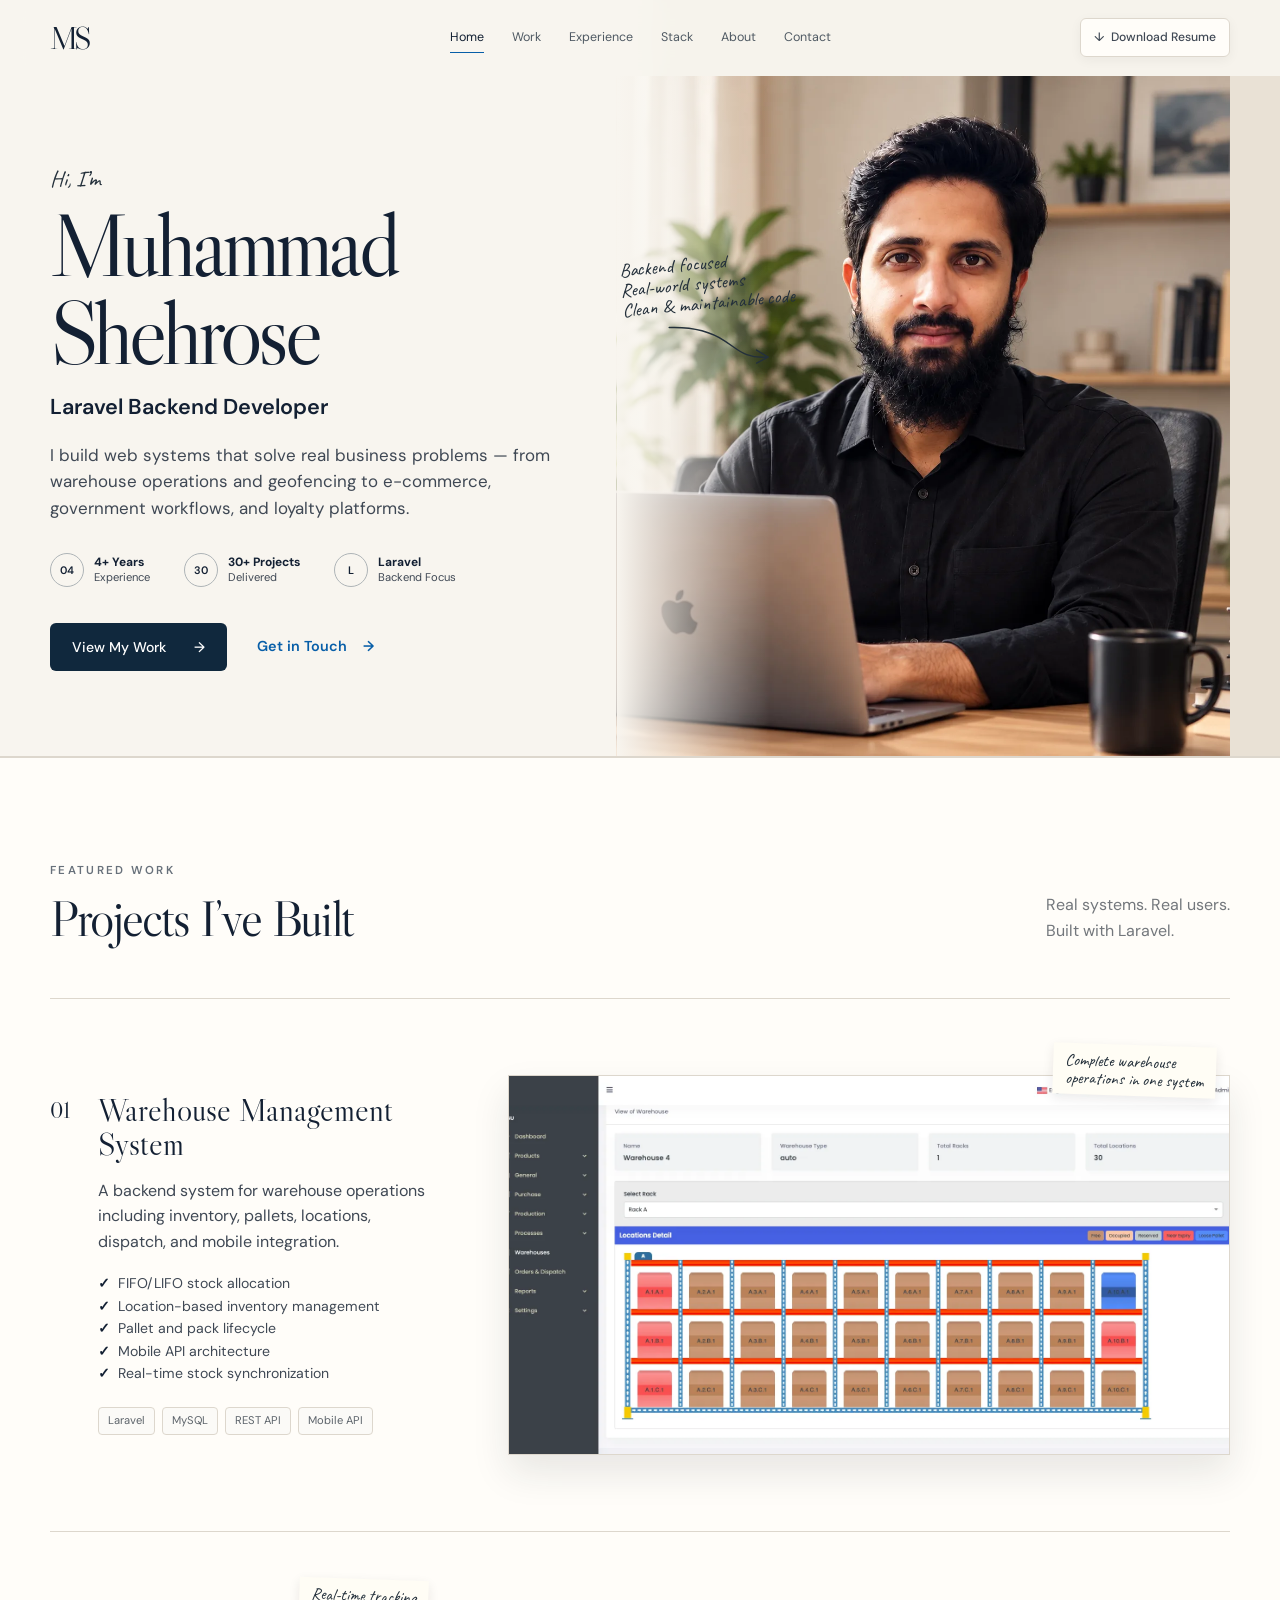
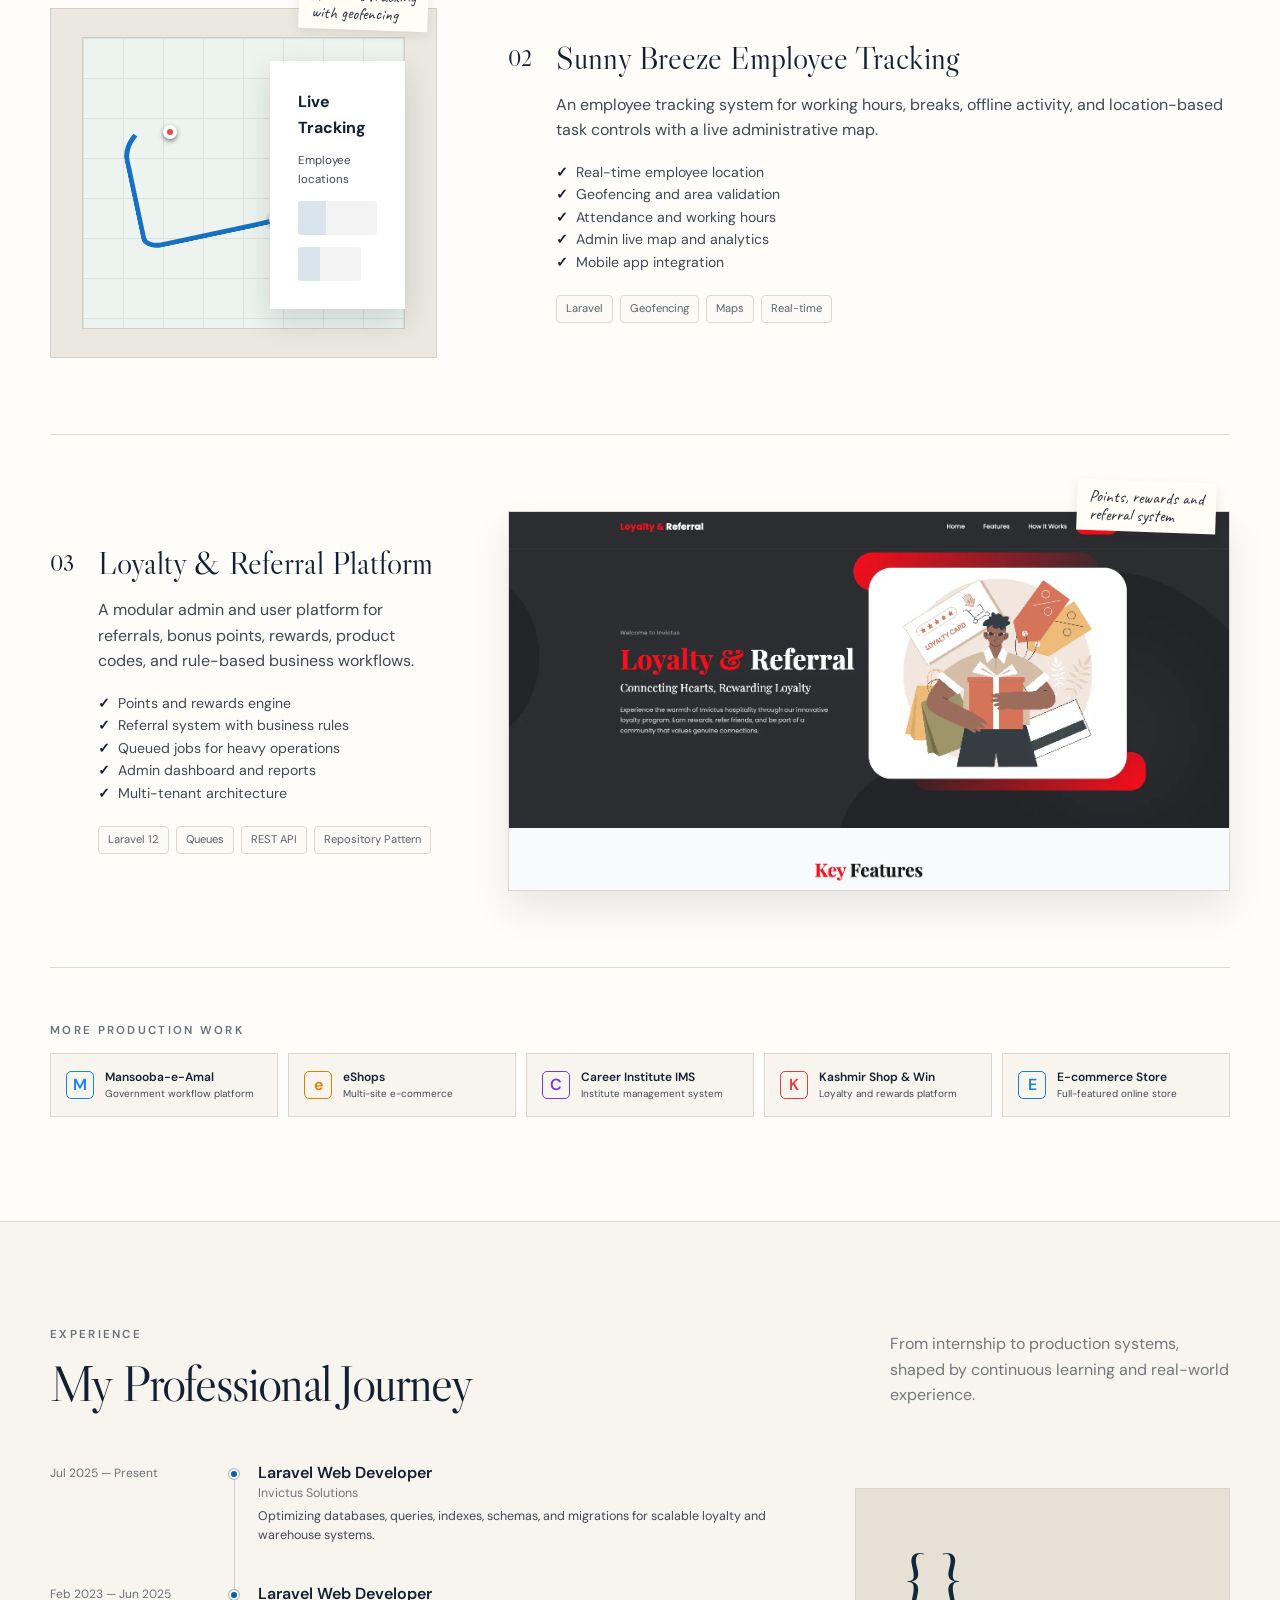
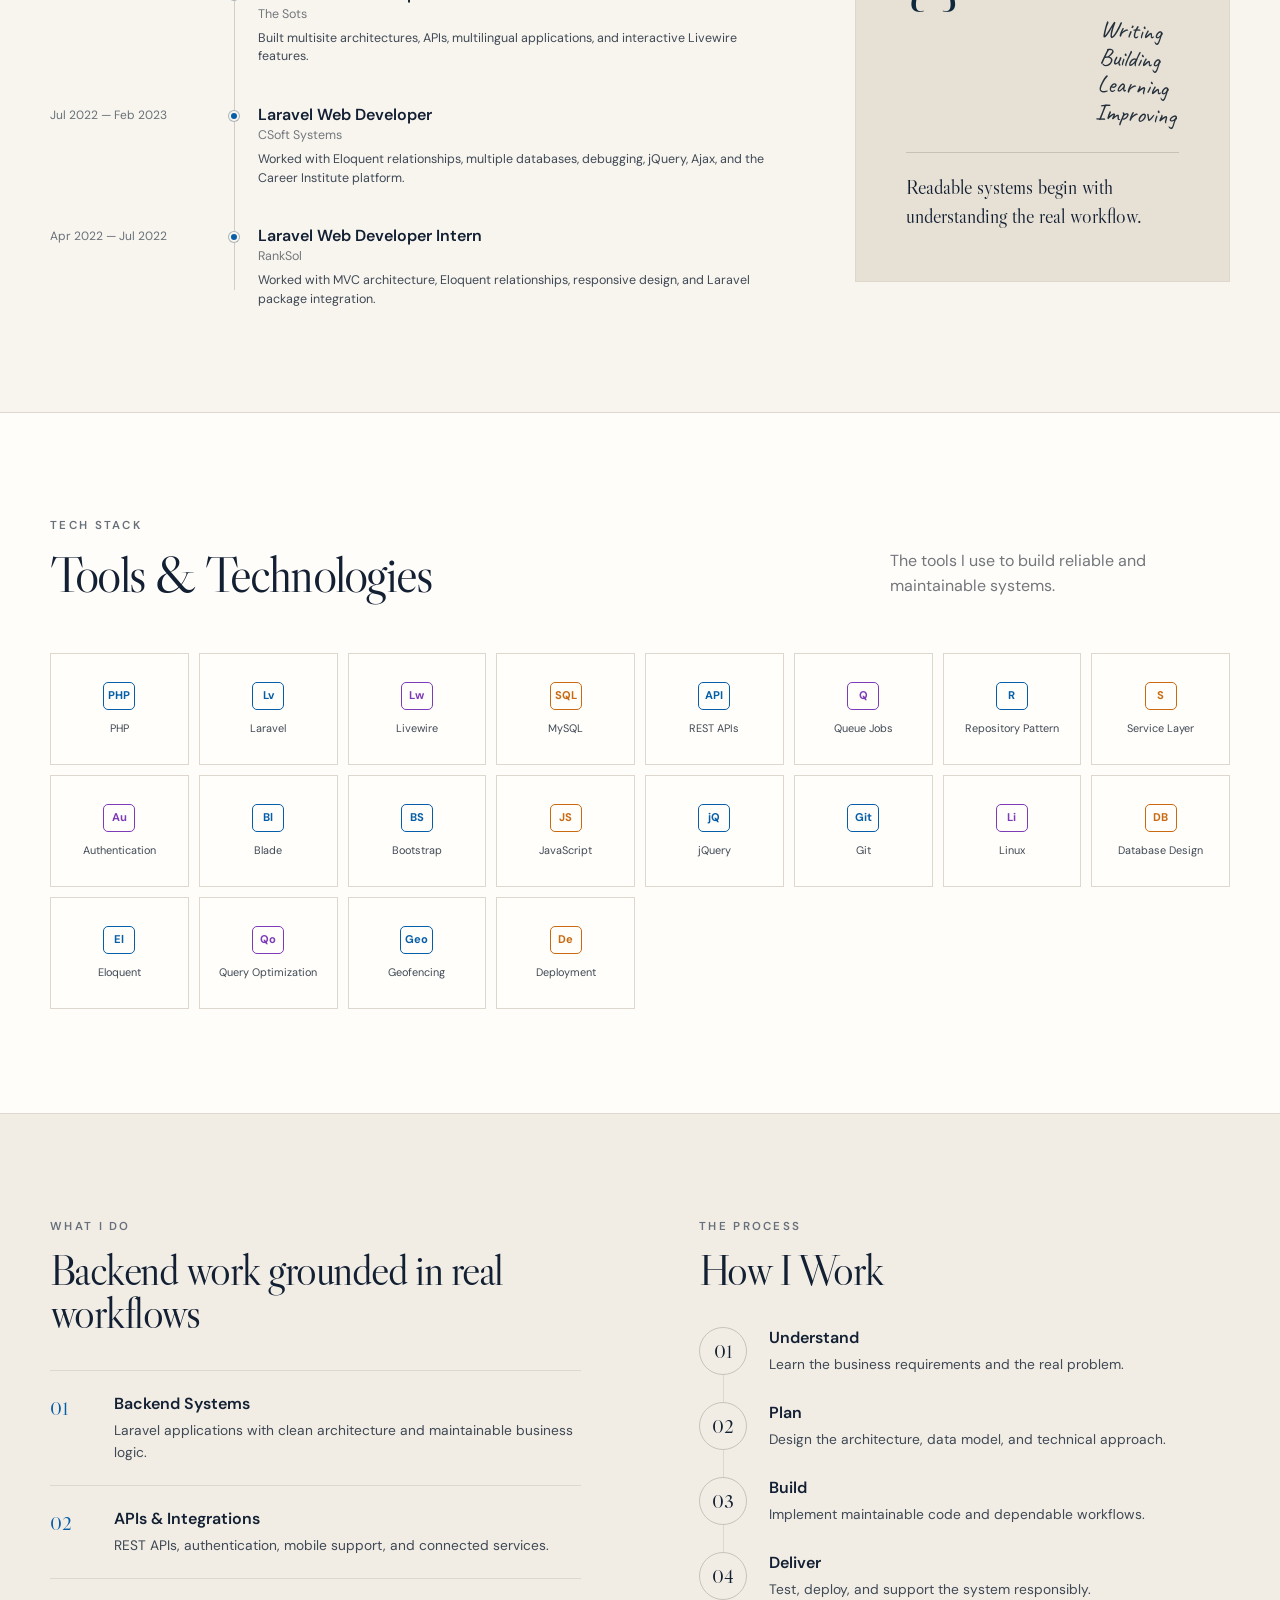
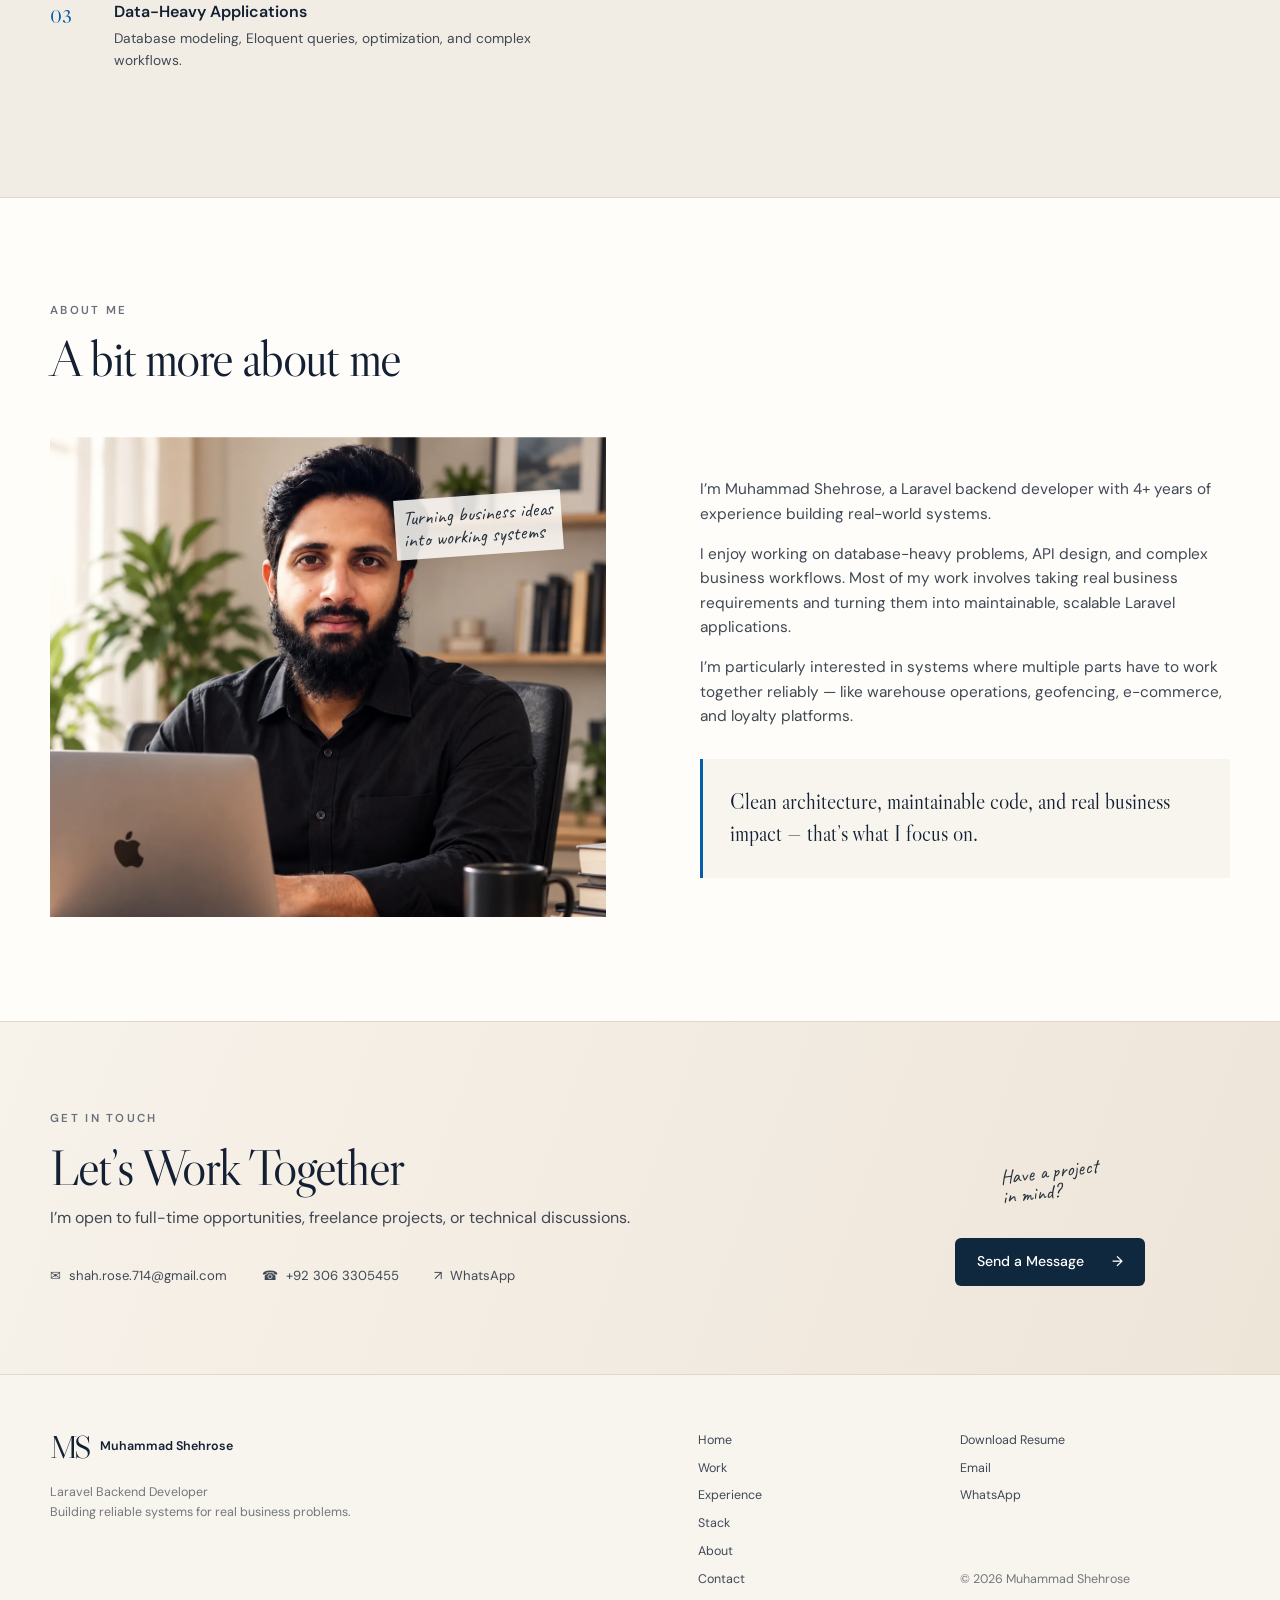
<file: index.html>
<!doctype html>
<html lang="en">

<head>
  <meta charset="utf-8">
  <meta name="viewport" content="width=device-width,initial-scale=1">
  <title>Muhammad Shehrose — Laravel Backend Developer</title>
  <meta name="description"
    content="Laravel backend developer building production systems for warehouse operations, geofencing, e-commerce, government workflows, and loyalty platforms.">
  <meta name="author" content="Muhammad Shehrose">
  <meta name="robots" content="index, follow">
  <link rel="canonical" href="https://muhammadshehrose.github.io/portfolio/">
  <meta property="og:title" content="Muhammad Shehrose — Laravel Backend Developer">
  <meta property="og:description"
    content="Production Laravel systems, APIs, database architecture, and real business workflows.">
  <meta property="og:type" content="profile">
  <meta property="og:url" content="https://muhammadshehrose.github.io/portfolio/">
  <meta property="og:image" content="https://muhammadshehrose.github.io/portfolio/assets/img/profile.png">
  <meta name="twitter:card" content="summary_large_image">
  <meta name="twitter:title" content="Muhammad Shehrose — Laravel Backend Developer">
  <meta name="twitter:description"
    content="Production Laravel systems, APIs, database architecture, and real business workflows.">
  <meta name="twitter:image" content="https://muhammadshehrose.github.io/portfolio/assets/img/profile.png">
  <link rel="icon" type="image/png" sizes="32x32" href="assets/img/favicon-32.png">
  <link rel="apple-touch-icon" sizes="180x180" href="assets/img/apple-touch-icon.png">
  <link rel="preconnect" href="https://fonts.googleapis.com">
  <link rel="preconnect" href="https://fonts.gstatic.com" crossorigin>
  <link
    href="https://fonts.googleapis.com/css2?family=Caveat:wght@500;600&amp;family=DM+Sans:wght@400;500;600&amp;family=Libre+Caslon+Display&amp;display=swap"
    rel="stylesheet">
  <link rel="stylesheet" href="css/style.css">
  <script
    type="application/ld+json">{"@context":"https://schema.org","@type":"Person","name":"Muhammad Shehrose","jobTitle":"Laravel Backend Developer","url":"https://muhammadshehrose.github.io/portfolio/","email":"mailto:shah.rose.714@gmail.com","address":{"@type":"PostalAddress","addressLocality":"Faisalabad","addressCountry":"PK"}}</script>
</head>

<body>
  <a class="skip-link" href="#main-content">Skip to content</a>
  <header class="site-header" data-header>
    <div class="container header-inner">
      <a class="brand" href="#home" aria-label="Muhammad Shehrose — home"><span class="brand-mark">MS</span>
        <!-- <span class="brand-name">Muhammad Shehrose</span> -->
      </a>
      <button class="menu-toggle" type="button" aria-label="Open navigation" aria-controls="site-nav"
        aria-expanded="false" data-menu-toggle><span></span><span></span><span></span></button>
      <nav class="site-nav" id="site-nav" aria-label="Primary navigation" data-nav><a class="nav-link active"
          href="#home" aria-current="page">Home</a><a class="nav-link" href="#work">Work</a><a class="nav-link"
          href="#experience">Experience</a><a class="nav-link" href="#stack">Stack</a><a class="nav-link"
          href="#about">About</a><a class="nav-link" href="#contact">Contact</a></nav>
      <a class="resume-link header-resume" href="assets/Shehrose%20Laravel%20Resume.pdf"
        download="Muhammad-Shehrose-Resume.pdf">↓&nbsp; Download Resume</a>
    </div>
  </header>
  <main id="main-content">
    <section class="hero" id="home" data-section>
      <div class="container hero-grid">
        <div class="hero-copy">
          <p class="handwritten hero-intro reveal">Hi, I’m</p>
          <h1 class="hero-title reveal"><span>Muhammad</span><span>Shehrose</span></h1>
          <p class="hero-role reveal">Laravel Backend Developer</p>
          <p class="hero-summary reveal">I build web systems that solve real business problems — from warehouse
            operations and geofencing to e-commerce, government workflows, and loyalty platforms.</p>
          <div class="hero-facts reveal">
            <div class="fact"><span class="fact-icon">04</span><span><strong>4+ Years</strong>Experience</span></div>
            <div class="fact"><span class="fact-icon">30</span><span><strong>30+ Projects</strong>Delivered</span></div>
            <div class="fact"><span class="fact-icon">L</span><span><strong>Laravel</strong>Backend Focus</span></div>
          </div>
          <div class="hero-actions reveal"><a class="button" href="#work">View My Work <span>→</span></a><a
              class="text-link" href="#contact">Get in Touch <span>→</span></a></div>
        </div>
        <div class="hero-visual reveal reveal-image"><img src="assets/img/profile.webp" width="1254" height="1254"
            alt="Muhammad Shehrose working at his laptop">
          <div class="annotation hero-note" aria-hidden="true">Backend focused<br>Real-world systems<br>Clean &amp;
            maintainable code<svg viewBox="0 0 110 54">
              <path d="M3 7c20 1 39 6 54 18 13 10 19 20 42 20m0 0-11-8m11 8-12 5" />
            </svg></div>
        </div>
      </div>
    </section>

    <section class="section projects" id="work" data-section>
      <div class="container">
        <header class="section-heading heading-row reveal">
          <div>
            <p class="eyebrow">Featured Work</p>
            <h2>Projects I’ve Built</h2>
          </div>
          <p>Real systems. Real users.<br>Built with Laravel.</p>
        </header>
        <div class="featured-projects">
          <article class="project-case reveal">
            <div class="project-copy"><span class="project-index">01</span>
              <h3>Warehouse Management System</h3>
              <p>A backend system for warehouse operations including inventory, pallets, locations, dispatch, and mobile
                integration.</p>
              <ul class="feature-list">
                <li>FIFO/LIFO stock allocation</li>
                <li>Location-based inventory management</li>
                <li>Pallet and pack lifecycle</li>
                <li>Mobile API architecture</li>
                <li>Real-time stock synchronization</li>
              </ul>
              <div class="tags"><span>Laravel</span><span>MySQL</span><span>REST API</span><span>Mobile API</span></div>
            </div>
            <figure class="project-figure"><img src="assets/projects/warehouse.webp" width="1760" height="880"
                alt="Warehouse Management System rack and inventory interface" loading="lazy" decoding="async">
              <figcaption class="annotation" aria-hidden="true">Complete warehouse<br>operations in one system
              </figcaption>
            </figure>
          </article>
          <article class="project-case project-reverse reveal">
            <div class="project-copy"><span class="project-index">02</span>
              <h3>Sunny Breeze Employee Tracking</h3>
              <p>An employee tracking system for working hours, breaks, offline activity, and location-based task
                controls with a live administrative map.</p>
              <ul class="feature-list">
                <li>Real-time employee location</li>
                <li>Geofencing and area validation</li>
                <li>Attendance and working hours</li>
                <li>Admin live map and analytics</li>
                <li>Mobile app integration</li>
              </ul>
              <div class="tags"><span>Laravel</span><span>Geofencing</span><span>Maps</span><span>Real-time</span></div>
            </div>
            <figure class="project-figure project-placeholder tracking-visual" role="img"
              aria-label="Illustration representing the Sunny Breeze live employee tracking dashboard">
              <div class="map-grid" aria-hidden="true"><span class="map-route"></span><i class="pin pin-one"></i><i
                  class="pin pin-two"></i><i class="pin pin-three"></i></div>
              <div class="tracking-panel" aria-hidden="true"><strong>Live Tracking</strong><span>Employee
                  locations</span><span class="status-line"></span><span class="status-line short"></span></div>
              <figcaption class="annotation" aria-hidden="true">Real-time tracking<br>with geofencing</figcaption>
            </figure>
          </article>
          <article class="project-case reveal">
            <div class="project-copy"><span class="project-index">03</span>
              <h3>Loyalty &amp; Referral Platform</h3>
              <p>A modular admin and user platform for referrals, bonus points, rewards, product codes, and rule-based
                business workflows.</p>
              <ul class="feature-list">
                <li>Points and rewards engine</li>
                <li>Referral system with business rules</li>
                <li>Queued jobs for heavy operations</li>
                <li>Admin dashboard and reports</li>
                <li>Multi-tenant architecture</li>
              </ul>
              <div class="tags"><span>Laravel 12</span><span>Queues</span><span>REST API</span><span>Repository
                  Pattern</span></div>
            </div>
            <figure class="project-figure"><img src="assets/projects/loyalty.webp" width="1689" height="919"
                alt="Loyalty and Referral Platform dashboard" loading="lazy" decoding="async">
              <figcaption class="annotation" aria-hidden="true">Points, rewards and<br>referral system</figcaption>
            </figure>
          </article>
        </div>
        <div class="more-work reveal">
          <p class="eyebrow">More Production Work</p>
          <div class="more-work-grid">
            <article><span class="work-icon blue">M</span>
              <div>
                <h3>Mansooba-e-Amal</h3>
                <p>Government workflow platform</p>
              </div>
            </article>
            <article><span class="work-icon amber">e</span>
              <div>
                <h3>eShops</h3>
                <p>Multi-site e-commerce</p>
              </div>
            </article>
            <article><span class="work-icon violet">C</span>
              <div>
                <h3>Career Institute IMS</h3>
                <p>Institute management system</p>
              </div>
            </article>
            <article><span class="work-icon red">K</span>
              <div>
                <h3>Kashmir Shop &amp; Win</h3>
                <p>Loyalty and rewards platform</p>
              </div>
            </article>
            <article><span class="work-icon sky">E</span>
              <div>
                <h3>E-commerce Store</h3>
                <p>Full-featured online store</p>
              </div>
            </article>
          </div>
        </div>
      </div>
    </section>

    <section class="section experience" id="experience" data-section>
      <div class="container">
        <header class="section-heading heading-row reveal">
          <div>
            <p class="eyebrow">Experience</p>
            <h2>My Professional Journey</h2>
          </div>
          <p>From internship to production systems, shaped by continuous learning and real-world experience.</p>
        </header>
        <div class="experience-layout">
          <div class="timeline" data-timeline><span class="timeline-progress" data-timeline-progress></span>
            <article class="timeline-item reveal"><time>Jul 2025 — Present</time><span class="timeline-dot"></span>
              <div>
                <h3>Laravel Web Developer</h3>
                <p class="company">Invictus Solutions</p>
                <p>Optimizing databases, queries, indexes, schemas, and migrations for scalable loyalty and warehouse
                  systems.</p>
              </div>
            </article>
            <article class="timeline-item reveal"><time>Feb 2023 — Jun 2025</time><span class="timeline-dot"></span>
              <div>
                <h3>Laravel Web Developer</h3>
                <p class="company">The Sots</p>
                <p>Built multisite architectures, APIs, multilingual applications, and interactive Livewire features.
                </p>
              </div>
            </article>
            <article class="timeline-item reveal"><time>Jul 2022 — Feb 2023</time><span class="timeline-dot"></span>
              <div>
                <h3>Laravel Web Developer</h3>
                <p class="company">CSoft Systems</p>
                <p>Worked with Eloquent relationships, multiple databases, debugging, jQuery, Ajax, and the Career
                  Institute platform.</p>
              </div>
            </article>
            <article class="timeline-item reveal"><time>Apr 2022 — Jul 2022</time><span class="timeline-dot"></span>
              <div>
                <h3>Laravel Web Developer Intern</h3>
                <p class="company">RankSol</p>
                <p>Worked with MVC architecture, Eloquent relationships, responsive design, and Laravel package
                  integration.</p>
              </div>
            </article>
          </div>
          <aside class="journey-note reveal"><span class="code-symbol">{ }</span>
            <p class="annotation">Writing<br>Building<br>Learning<br>Improving</p>
            <blockquote>Readable systems begin with understanding the real workflow.</blockquote>
          </aside>
        </div>
      </div>
    </section>

    <section class="section stack" id="stack" data-section>
      <div class="container">
        <header class="section-heading heading-row reveal">
          <div>
            <p class="eyebrow">Tech Stack</p>
            <h2>Tools &amp; Technologies</h2>
          </div>
          <p>The tools I use to build reliable and maintainable systems.</p>
        </header>
        <div class="tech-grid" data-stagger>
          <div class="tech-tile reveal"><b>PHP</b><span>PHP</span></div>
          <div class="tech-tile reveal"><b>Lv</b><span>Laravel</span></div>
          <div class="tech-tile reveal"><b>Lw</b><span>Livewire</span></div>
          <div class="tech-tile reveal"><b>SQL</b><span>MySQL</span></div>
          <div class="tech-tile reveal"><b>API</b><span>REST APIs</span></div>
          <div class="tech-tile reveal"><b>Q</b><span>Queue Jobs</span></div>
          <div class="tech-tile reveal"><b>R</b><span>Repository Pattern</span></div>
          <div class="tech-tile reveal"><b>S</b><span>Service Layer</span></div>
          <div class="tech-tile reveal"><b>Au</b><span>Authentication</span></div>
          <div class="tech-tile reveal"><b>Bl</b><span>Blade</span></div>
          <div class="tech-tile reveal"><b>BS</b><span>Bootstrap</span></div>
          <div class="tech-tile reveal"><b>JS</b><span>JavaScript</span></div>
          <div class="tech-tile reveal"><b>jQ</b><span>jQuery</span></div>
          <div class="tech-tile reveal"><b>Git</b><span>Git</span></div>
          <div class="tech-tile reveal"><b>Li</b><span>Linux</span></div>
          <div class="tech-tile reveal"><b>DB</b><span>Database Design</span></div>
          <div class="tech-tile reveal"><b>El</b><span>Eloquent</span></div>
          <div class="tech-tile reveal"><b>Qo</b><span>Query Optimization</span></div>
          <div class="tech-tile reveal"><b>Geo</b><span>Geofencing</span></div>
          <div class="tech-tile reveal"><b>De</b><span>Deployment</span></div>
        </div>
      </div>
    </section>

    <section class="section approach" id="approach">
      <div class="container approach-grid">
        <div class="services reveal">
          <p class="eyebrow">What I Do</p>
          <h2>Backend work grounded in real workflows</h2>
          <article><span>01</span>
            <div>
              <h3>Backend Systems</h3>
              <p>Laravel applications with clean architecture and maintainable business logic.</p>
            </div>
          </article>
          <article><span>02</span>
            <div>
              <h3>APIs &amp; Integrations</h3>
              <p>REST APIs, authentication, mobile support, and connected services.</p>
            </div>
          </article>
          <article><span>03</span>
            <div>
              <h3>Data-Heavy Applications</h3>
              <p>Database modeling, Eloquent queries, optimization, and complex workflows.</p>
            </div>
          </article>
        </div>
        <div class="process reveal" data-process>
          <p class="eyebrow">The Process</p>
          <h2>How I Work</h2><span class="process-line"></span>
          <article><b>01</b>
            <div>
              <h3>Understand</h3>
              <p>Learn the business requirements and the real problem.</p>
            </div>
          </article>
          <article><b>02</b>
            <div>
              <h3>Plan</h3>
              <p>Design the architecture, data model, and technical approach.</p>
            </div>
          </article>
          <article><b>03</b>
            <div>
              <h3>Build</h3>
              <p>Implement maintainable code and dependable workflows.</p>
            </div>
          </article>
          <article><b>04</b>
            <div>
              <h3>Deliver</h3>
              <p>Test, deploy, and support the system responsibly.</p>
            </div>
          </article>
        </div>
      </div>
    </section>

    <section class="section about" id="about" data-section>
      <div class="container">
        <header class="section-heading reveal">
          <p class="eyebrow">About Me</p>
          <h2>A bit more about me</h2>
        </header>
        <div class="about-grid">
          <figure class="about-image reveal reveal-image"><img src="assets/img/profile.webp" width="1254" height="1254"
              alt="Portrait of Muhammad Shehrose at his workspace" loading="lazy" decoding="async">
            <figcaption class="annotation" aria-hidden="true">Turning business ideas<br>into working systems
            </figcaption>
          </figure>
          <div class="about-copy reveal">
            <p>I’m Muhammad Shehrose, a Laravel backend developer with 4+ years of experience building real-world
              systems.</p>
            <p>I enjoy working on database-heavy problems, API design, and complex business workflows. Most of my work
              involves taking real business requirements and turning them into maintainable, scalable Laravel
              applications.</p>
            <p>I’m particularly interested in systems where multiple parts have to work together reliably — like
              warehouse operations, geofencing, e-commerce, and loyalty platforms.</p>
            <blockquote>Clean architecture, maintainable code, and real business impact — that’s what I focus on.
            </blockquote>
          </div>
        </div>
      </div>
    </section>

    <section class="section contact" id="contact" data-section>
      <div class="container contact-grid">
        <div class="reveal">
          <p class="eyebrow">Get in Touch</p>
          <h2>Let’s Work Together</h2>
          <p>I’m open to full-time opportunities, freelance projects, or technical discussions.</p>
          <div class="contact-list"><a href="mailto:shah.rose.714@gmail.com">✉ &nbsp;shah.rose.714@gmail.com</a><a
              href="tel:+923063305455">☎ &nbsp;+92 306 3305455</a><a href="https://wa.me/923063305455" target="_blank"
              rel="noopener noreferrer">↗ &nbsp;WhatsApp</a></div>
        </div>
        <div class="contact-action reveal">
          <p class="annotation" aria-hidden="true">Have a project<br>in mind?</p><a class="button"
            href="mailto:shah.rose.714@gmail.com">Send a Message <span>→</span></a>
        </div>
      </div>
    </section>
  </main>
  <footer class="site-footer">
    <div class="container footer-grid">
      <div><a class="brand" href="#home"><span class="brand-mark">MS</span><span class="brand-name">Muhammad
            Shehrose</span></a>
        <p>Laravel Backend Developer<br>Building reliable systems for real business problems.</p>
      </div>
      <nav aria-label="Footer navigation"><a href="#home">Home</a><a href="#work">Work</a><a
          href="#experience">Experience</a><a href="#stack">Stack</a><a href="#about">About</a><a
          href="#contact">Contact</a></nav>
      <div class="footer-meta"><a href="assets/Shehrose%20Laravel%20Resume.pdf" download>Download Resume</a><a
          href="mailto:shah.rose.714@gmail.com">Email</a><a href="https://wa.me/923063305455" target="_blank"
          rel="noopener noreferrer">WhatsApp</a>
        <p>© 2026 Muhammad Shehrose</p>
      </div>
    </div>
  </footer>
  <button class="back-to-top" type="button" aria-label="Back to top" data-back-to-top>↑</button>
  <script src="js/main.js"></script>
</body>

</html>
</file>
<file: css/style.css>
/* 1. Design system */
:root{--bg:#f8f5ef;--bg-soft:#f1ede5;--surface:#fffdf9;--ink:#132033;--text:#3f4854;--muted:#73777c;--line:#ddd7cd;--accent:#075ea8;--accent-dark:#10283d;--serif:"Libre Caslon Display",Georgia,serif;--sans:"DM Sans",Arial,sans-serif;--hand:"Caveat",cursive;--container:1180px;--header:76px;--ease:cubic-bezier(.22,1,.36,1)}
*,*::before,*::after{box-sizing:border-box}html{scroll-behavior:smooth;scroll-padding-top:calc(var(--header) + 20px)}body{margin:0;background:var(--bg);color:var(--text);font-family:var(--sans);font-size:16px;line-height:1.6;-webkit-font-smoothing:antialiased}body.menu-open{overflow:hidden}img{display:block;max-width:100%;height:auto}a{color:inherit;text-decoration:none}button{font:inherit}p,h1,h2,h3,figure,blockquote{margin-top:0}.container{width:min(var(--container),calc(100% - 64px));margin-inline:auto}.section{padding:104px 0;border-top:1px solid var(--line)}h1,h2,h3{color:var(--ink)}h1,h2{font-family:var(--serif);font-weight:400;line-height:.98}h2{font-size:clamp(2.5rem,4vw,4.15rem);letter-spacing:-.035em;margin-bottom:0}.eyebrow{margin:0 0 13px;color:#68717b;font-size:.72rem;font-weight:600;letter-spacing:.2em;text-transform:uppercase}.handwritten,.annotation{font-family:var(--hand);color:#24303b}.skip-link{position:fixed;top:10px;left:10px;z-index:1000;padding:10px 16px;background:var(--ink);color:#fff;transform:translateY(-150%)}.skip-link:focus{transform:none}:focus-visible{outline:3px solid #1672bd;outline-offset:4px}.button{display:inline-flex;align-items:center;justify-content:center;gap:28px;min-height:48px;padding:12px 22px;border-radius:6px;background:var(--accent-dark);color:#fff;font-size:.88rem;font-weight:500;transition:background .2s,transform .2s}.button:hover{background:#193850;transform:translateY(-2px)}.button span,.text-link span{transition:transform .2s}.button:hover span,.text-link:hover span{transform:translateX(4px)}.text-link{display:inline-flex;align-items:center;gap:16px;color:var(--accent);font-size:.9rem;font-weight:600}.section-heading{margin-bottom:54px}.heading-row{display:flex;align-items:end;justify-content:space-between;gap:40px}.heading-row>p{max-width:340px;margin:0;color:var(--muted)}

/* 2. Header */
.site-header{position:fixed;inset:0 0 auto;z-index:100;height:var(--header);background:rgba(248,245,239,.9);border-bottom:1px solid transparent;transition:height .25s,background .25s,border-color .25s;backdrop-filter:blur(12px)}.site-header.scrolled{height:64px;border-color:var(--line);background:rgba(248,245,239,.96)}.header-inner{height:100%;display:grid;grid-template-columns:1fr auto 1fr;align-items:center;gap:32px}.brand{display:inline-flex;align-items:center;gap:12px;width:max-content;color:var(--ink)}.brand-mark{font-family:var(--serif);font-size:2rem;line-height:1;letter-spacing:-.12em}.brand-name{font-size:.78rem;font-weight:600}.site-nav{display:flex;align-items:center;gap:28px}.nav-link{position:relative;padding:8px 0;color:#4f5963;font-size:.78rem}.nav-link::after{content:"";position:absolute;left:0;right:100%;bottom:2px;height:1px;background:var(--accent);transition:right .2s}.nav-link:hover,.nav-link.active{color:var(--ink)}.nav-link:hover::after,.nav-link.active::after{right:0}.resume-link{font-size:.76rem;font-weight:500}.header-resume{justify-self:end;padding:9px 13px;background:var(--surface);border:1px solid var(--line);border-radius:6px;box-shadow:0 3px 12px rgba(20,24,28,.05)}.menu-toggle{display:none;background:none;border:0;padding:10px}.menu-toggle span{display:block;width:23px;height:1.5px;margin:5px;background:var(--ink);transition:.2s}

/* 3. Hero */
.hero{padding-top:var(--header);border-bottom:1px solid var(--line);background:linear-gradient(90deg,var(--bg) 0 51%,#e9e1d5 51%)}.hero-grid{min-height:680px;display:grid;grid-template-columns:48% 52%;align-items:stretch}.hero-copy{position:relative;z-index:2;align-self:center;padding:62px 8% 62px 0}.hero-intro{font-size:1.4rem;margin-bottom:4px;transform:rotate(-3deg);transform-origin:left}.hero-title{font-size:clamp(4.4rem,7vw,7rem);letter-spacing:-.055em;margin:0 0 13px}.hero-title span{display:block}.hero-role{color:var(--ink);font-size:1.35rem;font-weight:600;margin-bottom:18px}.hero-summary{max-width:560px;margin-bottom:32px;font-size:1.06rem;line-height:1.55}.hero-facts{display:flex;gap:34px;margin-bottom:36px}.fact{display:flex;align-items:center;gap:10px;font-size:.7rem;line-height:1.3}.fact strong{display:block;color:var(--ink);font-size:.75rem}.fact-icon{display:grid;place-items:center;width:34px;height:34px;border:1px solid #aeb4b7;border-radius:50%;color:var(--ink);font-size:.68rem;font-weight:600}.hero-actions{display:flex;align-items:center;gap:30px}.hero-visual{position:relative;overflow:hidden;min-height:680px}.hero-visual::after{content:"";position:absolute;inset:0;background:linear-gradient(90deg,var(--bg) 0,transparent 25%)}.hero-visual img{width:100%;height:100%;object-fit:cover;object-position:center 35%}.hero-note{position:absolute;z-index:2;top:26%;left:1%;font-size:1.2rem;line-height:1.05;transform:rotate(-5deg)}.hero-note svg{display:block;width:110px;margin:4px 0 0 42px;fill:none;stroke:currentColor;stroke-width:1.4;stroke-linecap:round}

/* 4. Projects */
.projects{background:var(--surface)}.featured-projects{border-top:1px solid var(--line)}.project-case{display:grid;grid-template-columns:minmax(300px,.75fr) 1.4fr;gap:6%;align-items:center;padding:76px 0;border-bottom:1px solid var(--line)}.project-reverse .project-copy{order:2}.project-reverse .project-figure{order:1}.project-copy{display:grid;grid-template-columns:48px 1fr}.project-index{grid-row:1/6;color:var(--ink);font-family:var(--serif);font-size:1.35rem}.project-copy h3{font-family:var(--serif);font-size:clamp(1.8rem,2.5vw,2.6rem);font-weight:400;line-height:1.05;margin-bottom:16px}.project-copy>p{margin-bottom:18px}.feature-list{list-style:none;margin:0 0 22px;padding:0}.feature-list li{position:relative;padding-left:20px;font-size:.88rem}.feature-list li::before{content:"✓";position:absolute;left:0;color:var(--ink);font-weight:600}.tags{display:flex;flex-wrap:wrap;gap:7px}.tags span{padding:4px 9px;border:1px solid var(--line);border-radius:4px;color:#5d646b;background:#fbfaf7;font-size:.7rem}.project-figure{position:relative;overflow:visible;margin:0;background:#e7e2da}.project-figure>img{width:100%;aspect-ratio:1.9/1;object-fit:cover;border:1px solid var(--line);box-shadow:0 18px 35px rgba(32,37,40,.1);transition:transform .5s var(--ease)}.project-figure:hover>img{transform:scale(1.012) translateY(-3px)}.project-figure .annotation{position:absolute;right:2%;top:-30px;padding:8px 12px;background:#fffdf5;font-size:1.05rem;line-height:1.05;transform:rotate(2deg);box-shadow:0 4px 12px rgba(30,25,20,.09)}.project-placeholder{height:auto;min-height:350px;border:1px solid #d4cfc6;background:#ebe8df;overflow:visible}.map-grid{position:absolute;inset:8%;background-color:#edf4ef;background-image:linear-gradient(#d9e3dc 1px,transparent 1px),linear-gradient(90deg,#d9e3dc 1px,transparent 1px);background-size:40px 40px;border:1px solid #c8d1ca}.map-route{position:absolute;left:14%;top:22%;width:62%;height:45%;border:5px solid transparent;border-left-color:#1770c1;border-bottom-color:#1770c1;border-radius:30% 20% 40% 10%;transform:rotate(-12deg)}.pin{position:absolute;width:14px;height:14px;border:4px solid #fff;border-radius:50%;background:#e94b38;box-shadow:0 2px 5px #777}.pin-one{left:25%;top:30%}.pin-two{left:58%;top:60%}.pin-three{left:76%;top:26%}.tracking-panel{position:absolute;right:8%;top:15%;width:35%;min-height:68%;padding:28px;background:#fff;box-shadow:0 12px 28px rgba(20,30,38,.15);display:flex;flex-direction:column;gap:12px}.tracking-panel strong{color:var(--ink)}.tracking-panel span{font-size:.72rem}.status-line{height:34px;border-radius:3px;background:linear-gradient(90deg,#d9e5ed 35%,#f2f3f2 35%)}.status-line.short{width:80%}.more-work{padding-top:54px}.more-work-grid{display:grid;grid-template-columns:repeat(5,1fr);gap:10px}.more-work-grid article{display:flex;align-items:center;gap:11px;padding:15px;border:1px solid var(--line);background:var(--bg);min-width:0}.more-work-grid h3{font:600 .75rem var(--sans);margin:0 0 3px}.more-work-grid p{font-size:.62rem;line-height:1.3;margin:0}.work-icon{display:grid;place-items:center;flex:0 0 28px;height:28px;border:1px solid currentColor;border-radius:5px;font-weight:600}.blue{color:#1682ef}.amber{color:#dc7f00}.violet{color:#7237e8}.red{color:#eb3c3c}.sky{color:#1682cf}

/* 5. Experience */
.experience{background:var(--bg)}.experience-layout{display:grid;grid-template-columns:1.45fr .75fr;gap:80px;align-items:center}.timeline{position:relative}.timeline::before,.timeline-progress{content:"";position:absolute;left:184px;top:12px;bottom:18px;width:1px;background:#d2cdc5}.timeline-progress{bottom:auto;height:0;background:var(--accent);transition:height .15s linear}.timeline-item{position:relative;display:grid;grid-template-columns:160px 28px 1fr;gap:10px;padding:0 0 38px}.timeline-item:last-child{padding-bottom:0}.timeline-item time{padding-top:2px;color:#687078;font-size:.75rem}.timeline-dot{position:relative;z-index:2;width:10px;height:10px;margin:7px auto 0;border:2px solid var(--bg);border-radius:50%;background:#9fa7ad;box-shadow:0 0 0 1px #aeb4b8}.timeline-item.visible .timeline-dot{background:var(--accent)}.timeline-item h3{font:600 1rem var(--sans);margin-bottom:1px}.timeline-item p{font-size:.78rem;line-height:1.5;margin-bottom:0}.timeline-item .company{color:var(--muted);margin-bottom:5px}.journey-note{min-height:390px;padding:50px;display:flex;flex-direction:column;justify-content:space-between;background:#e7e0d5;border:1px solid var(--line)}.code-symbol{font:4rem var(--serif);color:var(--accent-dark)}.journey-note .annotation{align-self:flex-end;font-size:1.5rem;line-height:1.15;transform:rotate(4deg)}.journey-note blockquote{margin:0;padding-top:20px;border-top:1px solid #c7c0b6;color:var(--ink);font:1.25rem/1.45 var(--serif)}

/* 6. Stack and process */
.stack{background:var(--surface)}.tech-grid{display:grid;grid-template-columns:repeat(8,1fr);gap:10px}.tech-tile{min-height:112px;padding:17px 8px;display:flex;flex-direction:column;align-items:center;justify-content:center;gap:12px;border:1px solid var(--line);background:#fffefa;transition:border-color .2s,background .2s}.tech-tile:hover{border-color:#aab1b6;background:#fff}.tech-tile b{display:grid;place-items:center;min-width:32px;height:28px;padding:0 4px;border:1px solid currentColor;border-radius:5px;color:var(--accent);font-size:.7rem}.tech-tile:nth-child(3n) b{color:#7e3bb8}.tech-tile:nth-child(4n) b{color:#c96a12}.tech-tile span{font-size:.68rem;text-align:center;line-height:1.2}.approach{background:var(--bg-soft)}.approach-grid{display:grid;grid-template-columns:1fr 1fr;gap:10%;align-items:start}.approach h2{font-size:clamp(2.3rem,3.4vw,3.5rem);margin-bottom:35px}.services article{display:grid;grid-template-columns:44px 1fr;gap:20px;padding:22px 0;border-top:1px solid var(--line)}.services article>span{color:var(--accent);font-family:var(--serif);font-size:1.2rem}.services h3,.process h3{font:600 1rem var(--sans);margin-bottom:5px}.services article p,.process article p{margin:0;font-size:.86rem}.process{position:relative}.process-line{position:absolute;left:24px;top:133px;bottom:36px;width:1px;background:var(--line);transform-origin:top;transition:transform 1s var(--ease)}.process article{position:relative;display:grid;grid-template-columns:50px 1fr;gap:20px;padding:0 0 27px}.process article b{position:relative;z-index:2;display:grid;place-items:center;width:48px;height:48px;border:1px solid #c8c3ba;border-radius:50%;background:var(--bg-soft);color:var(--ink);font:1.2rem var(--serif)}

/* 7. About, contact, footer */
.about{background:var(--surface)}.about-grid{display:grid;grid-template-columns:1.05fr 1fr;gap:8%;align-items:center}.about-image{position:relative;margin:0;height:480px;overflow:hidden}.about-image img{width:100%;height:100%;object-fit:cover;object-position:center 35%}.about-image .annotation{position:absolute;right:8%;top:12%;padding:8px;background:rgba(255,253,249,.85);font-size:1.25rem;line-height:1.1;transform:rotate(-4deg)}.about-copy p{font-size:.96rem}.about-copy blockquote{margin:30px 0 0;padding:27px;border-left:3px solid var(--accent);background:var(--bg);color:var(--ink);font:1.35rem/1.5 var(--serif)}.contact{padding:88px 0;background:linear-gradient(110deg,#f7f2ea,#eee5d9)}.contact-grid{display:grid;grid-template-columns:1.5fr .7fr;gap:50px;align-items:end}.contact h2{margin-bottom:13px}.contact-list{display:flex;flex-wrap:wrap;gap:20px 35px;margin-top:34px}.contact-list a{font-size:.82rem}.contact-list a:hover{color:var(--accent)}.contact-action{display:flex;flex-direction:column;align-items:center;gap:16px}.contact-action .annotation{font-size:1.25rem;line-height:1;transform:rotate(-7deg)}.site-footer{padding:56px 0 26px;border-top:1px solid var(--line);background:var(--bg)}.footer-grid{display:grid;grid-template-columns:1.5fr .5fr .7fr;gap:70px}.site-footer p{margin:18px 0 0;color:var(--muted);font-size:.78rem}.site-footer nav,.footer-meta{display:flex;flex-direction:column;gap:8px}.site-footer nav a,.footer-meta a{font-size:.78rem}.site-footer a:hover{color:var(--accent)}.footer-meta p{margin-top:auto}.back-to-top{position:fixed;right:24px;bottom:24px;z-index:50;width:44px;height:44px;border:1px solid var(--line);border-radius:6px;background:var(--surface);color:var(--ink);opacity:0;pointer-events:none;transform:translateY(10px);transition:.2s}.back-to-top.visible{opacity:1;pointer-events:auto;transform:none}

/* 8. Reveals */
.reveal{opacity:0;transform:translateY(18px);transition:opacity .7s var(--ease),transform .7s var(--ease)}.reveal.visible{opacity:1;transform:none}.reveal-image{transition:clip-path .9s var(--ease),opacity .4s}.reveal-image.visible{clip-path:inset(0)}

/* 9. Tablet */
@media(max-width:1100px){:root{--container:940px}.container{width:min(var(--container),calc(100% - 40px))}.header-inner{grid-template-columns:1fr auto}.site-nav{order:3;grid-column:1/-1;display:none}.header-resume{display:none}.hero-grid{grid-template-columns:50% 50%;min-height:610px}.hero-visual{min-height:610px}.hero-title{font-size:clamp(4rem,7vw,5.3rem)}.hero-copy{padding-right:5%}.hero-facts{gap:18px}.fact{flex-direction:column;align-items:flex-start}.hero-note{font-size:1rem}.project-case{gap:4%}.more-work-grid{grid-template-columns:repeat(3,1fr)}.tech-grid{grid-template-columns:repeat(5,1fr)}.experience-layout{grid-template-columns:1.5fr .65fr;gap:40px}.journey-note{padding:35px}.menu-toggle{display:block;justify-self:end}.site-nav.open{position:absolute;display:flex;flex-direction:column;align-items:stretch;gap:0;top:100%;left:20px;right:20px;padding:12px 20px;background:var(--surface);border:1px solid var(--line);box-shadow:0 12px 30px rgba(20,25,30,.1)}.nav-link{padding:13px 0}.menu-toggle[aria-expanded=true] span:nth-child(1){transform:translateY(6.5px) rotate(45deg)}.menu-toggle[aria-expanded=true] span:nth-child(2){opacity:0}.menu-toggle[aria-expanded=true] span:nth-child(3){transform:translateY(-6.5px) rotate(-45deg)}}
@media(max-width:800px){.section{padding:76px 0}.heading-row{align-items:start}.project-case{grid-template-columns:1fr;gap:30px}.project-reverse .project-copy,.project-reverse .project-figure{order:initial}.project-copy{grid-template-columns:42px 1fr}.project-figure{grid-column:1/-1}.project-placeholder{min-height:320px}.more-work-grid{grid-template-columns:repeat(2,1fr)}.experience-layout{grid-template-columns:1fr}.journey-note{min-height:260px}.tech-grid{grid-template-columns:repeat(4,1fr)}.approach-grid{gap:7%}.about-grid{gap:5%}.about-image{height:400px}.contact-grid{grid-template-columns:1fr auto}}

/* 10. Mobile */
@media(max-width:767px){:root{--header:68px}.container{width:calc(100% - 32px)}body{font-size:15px}.section{padding:68px 0}h2{font-size:2.45rem}.header-inner{gap:12px}.brand-name{font-size:.7rem}.site-nav.open{left:16px;right:16px}.hero{background:var(--bg)}.hero-grid{min-height:auto;display:flex;flex-direction:column}.hero-copy{padding:50px 0 0}.hero-title{font-size:clamp(3.7rem,18vw,5rem)}.hero-role{font-size:1.15rem}.hero-summary{font-size:.95rem}.hero-facts{justify-content:space-between;gap:8px;margin-bottom:30px}.fact{align-items:center;text-align:center;font-size:.62rem}.fact-icon{width:31px;height:31px}.hero-actions{display:grid;gap:15px}.hero-actions .text-link{justify-content:center;order:2}.hero-visual{min-height:auto;margin:32px -16px 0;display:flex;flex-direction:column}.hero-visual::after{display:none}.hero-visual img{aspect-ratio:1/1.12;object-position:center 34%}.hero-note{top:8%;left:6%;padding:5px;background:rgba(248,245,239,.8);font-size:1rem}.section-heading{margin-bottom:34px}.heading-row{display:block}.heading-row>p{margin-top:15px}.project-case{padding:50px 0}.project-copy{display:block}.project-index{display:block;margin-bottom:7px}.project-copy h3{font-size:2rem}.feature-list{display:none}.project-figure{margin-top:6px}.project-figure>img{aspect-ratio:1.4/1}.project-figure .annotation{display:none}.project-placeholder{min-height:270px}.tracking-panel{padding:18px}.more-work-grid{grid-template-columns:1fr}.more-work-grid article{min-height:65px}.experience-layout{gap:45px}.timeline::before,.timeline-progress{left:6px}.timeline-item{grid-template-columns:22px 1fr;gap:12px;padding-bottom:34px}.timeline-item time{grid-column:2;grid-row:1;font-size:.72rem}.timeline-dot{grid-column:1;grid-row:1/3;margin:7px 0 0 1px}.timeline-item>div{grid-column:2}.journey-note{display:none}.tech-grid{grid-template-columns:repeat(3,1fr);gap:8px}.tech-tile{min-height:100px;padding:12px 4px}.approach-grid{grid-template-columns:1fr;gap:70px}.approach h2{margin-bottom:28px}.about-grid{grid-template-columns:1fr}.about-image{height:auto;aspect-ratio:1.05/1;margin-bottom:27px}.about-copy blockquote{font-size:1.15rem}.contact-grid{grid-template-columns:1fr}.contact-list{flex-direction:column;gap:14px}.contact-action{align-items:stretch}.contact-action .annotation{align-self:center}.footer-grid{grid-template-columns:1fr;gap:32px}.site-footer nav{display:grid;grid-template-columns:repeat(2,1fr)}.back-to-top{right:16px;bottom:16px}}
@media(max-width:390px){.container{width:calc(100% - 26px)}.brand-mark{font-size:1.75rem}.hero-title{font-size:3.55rem}.hero-facts{gap:4px}.fact strong{font-size:.68rem}.project-copy h3{font-size:1.8rem}.tech-grid{grid-template-columns:repeat(3,1fr)}.tech-tile span{font-size:.62rem}}

/* 11. Reduced motion */
@media(prefers-reduced-motion:reduce){html{scroll-behavior:auto}*,*::before,*::after{animation-duration:.01ms!important;animation-iteration-count:1!important;transition-duration:.01ms!important}.reveal{opacity:1;transform:none}.reveal-image{clip-path:none}.project-figure:hover>img,.button:hover{transform:none}.timeline-progress{display:none}}
</file>
